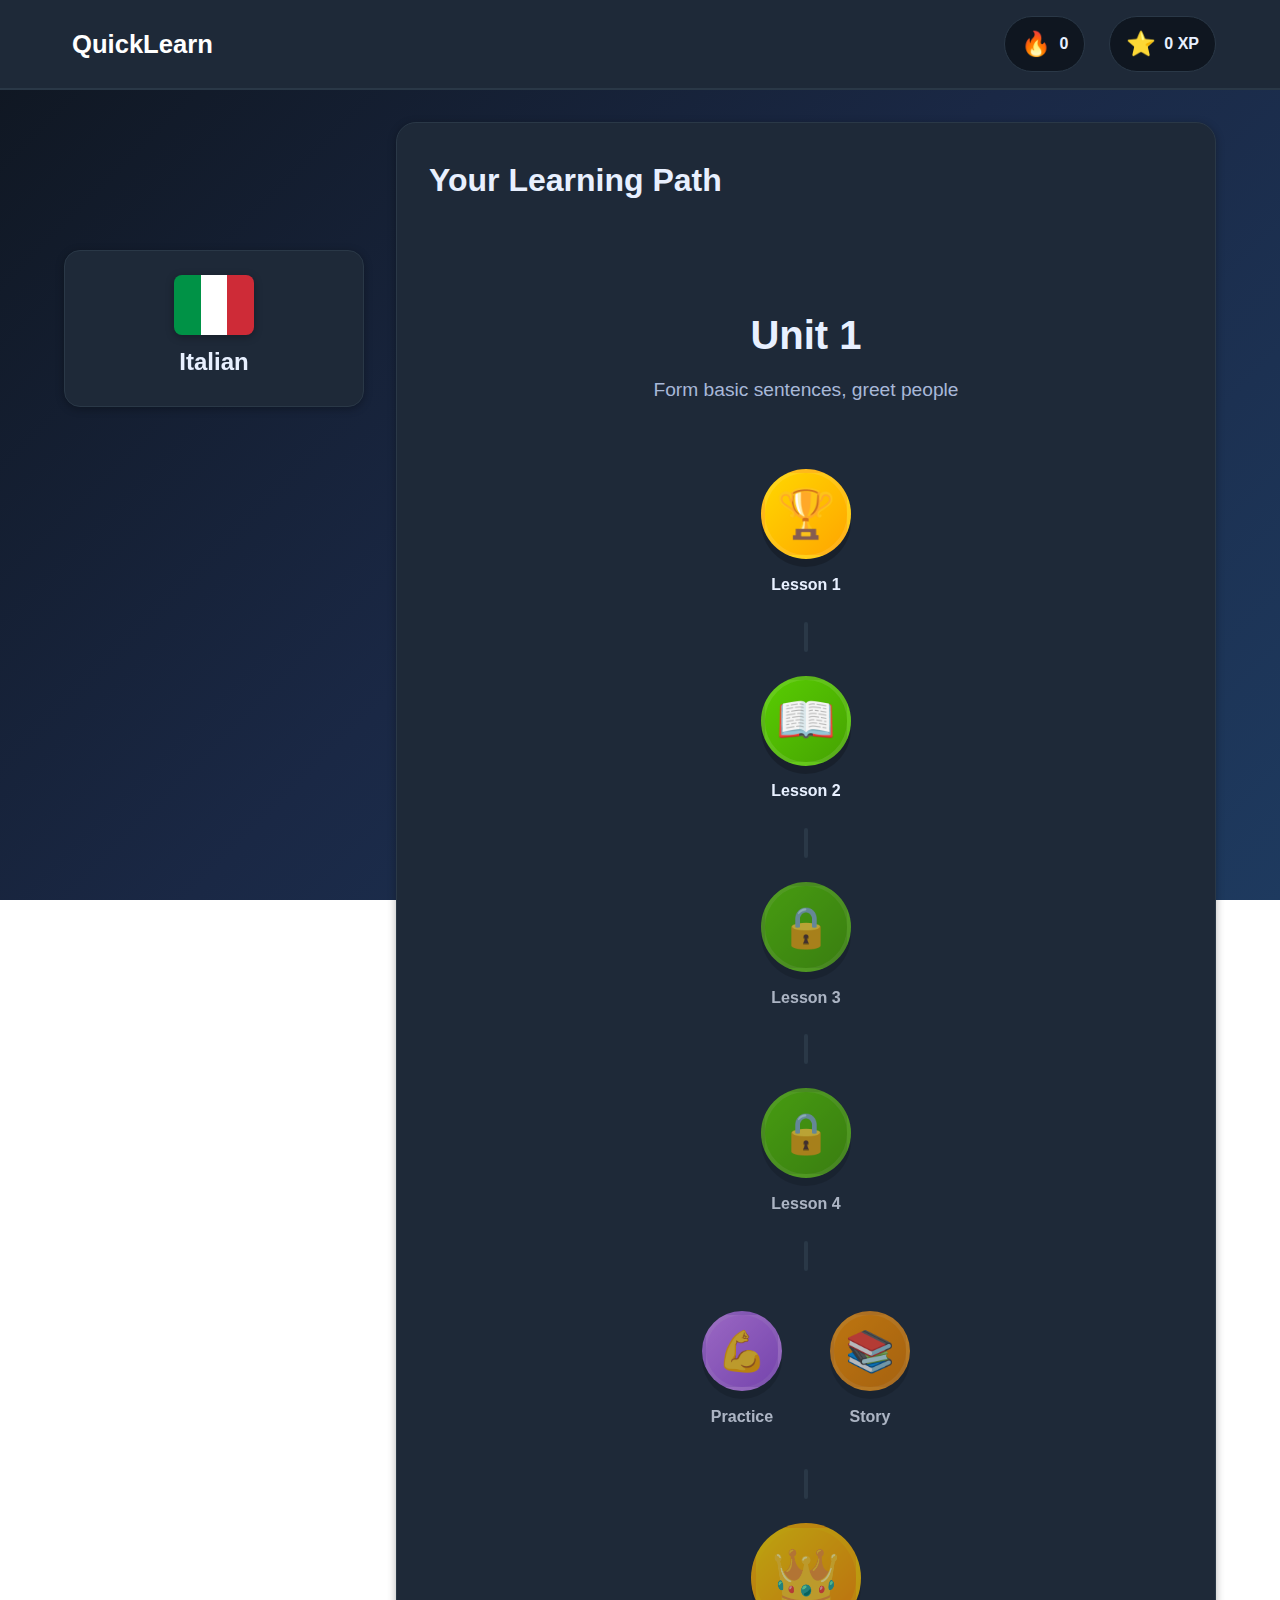
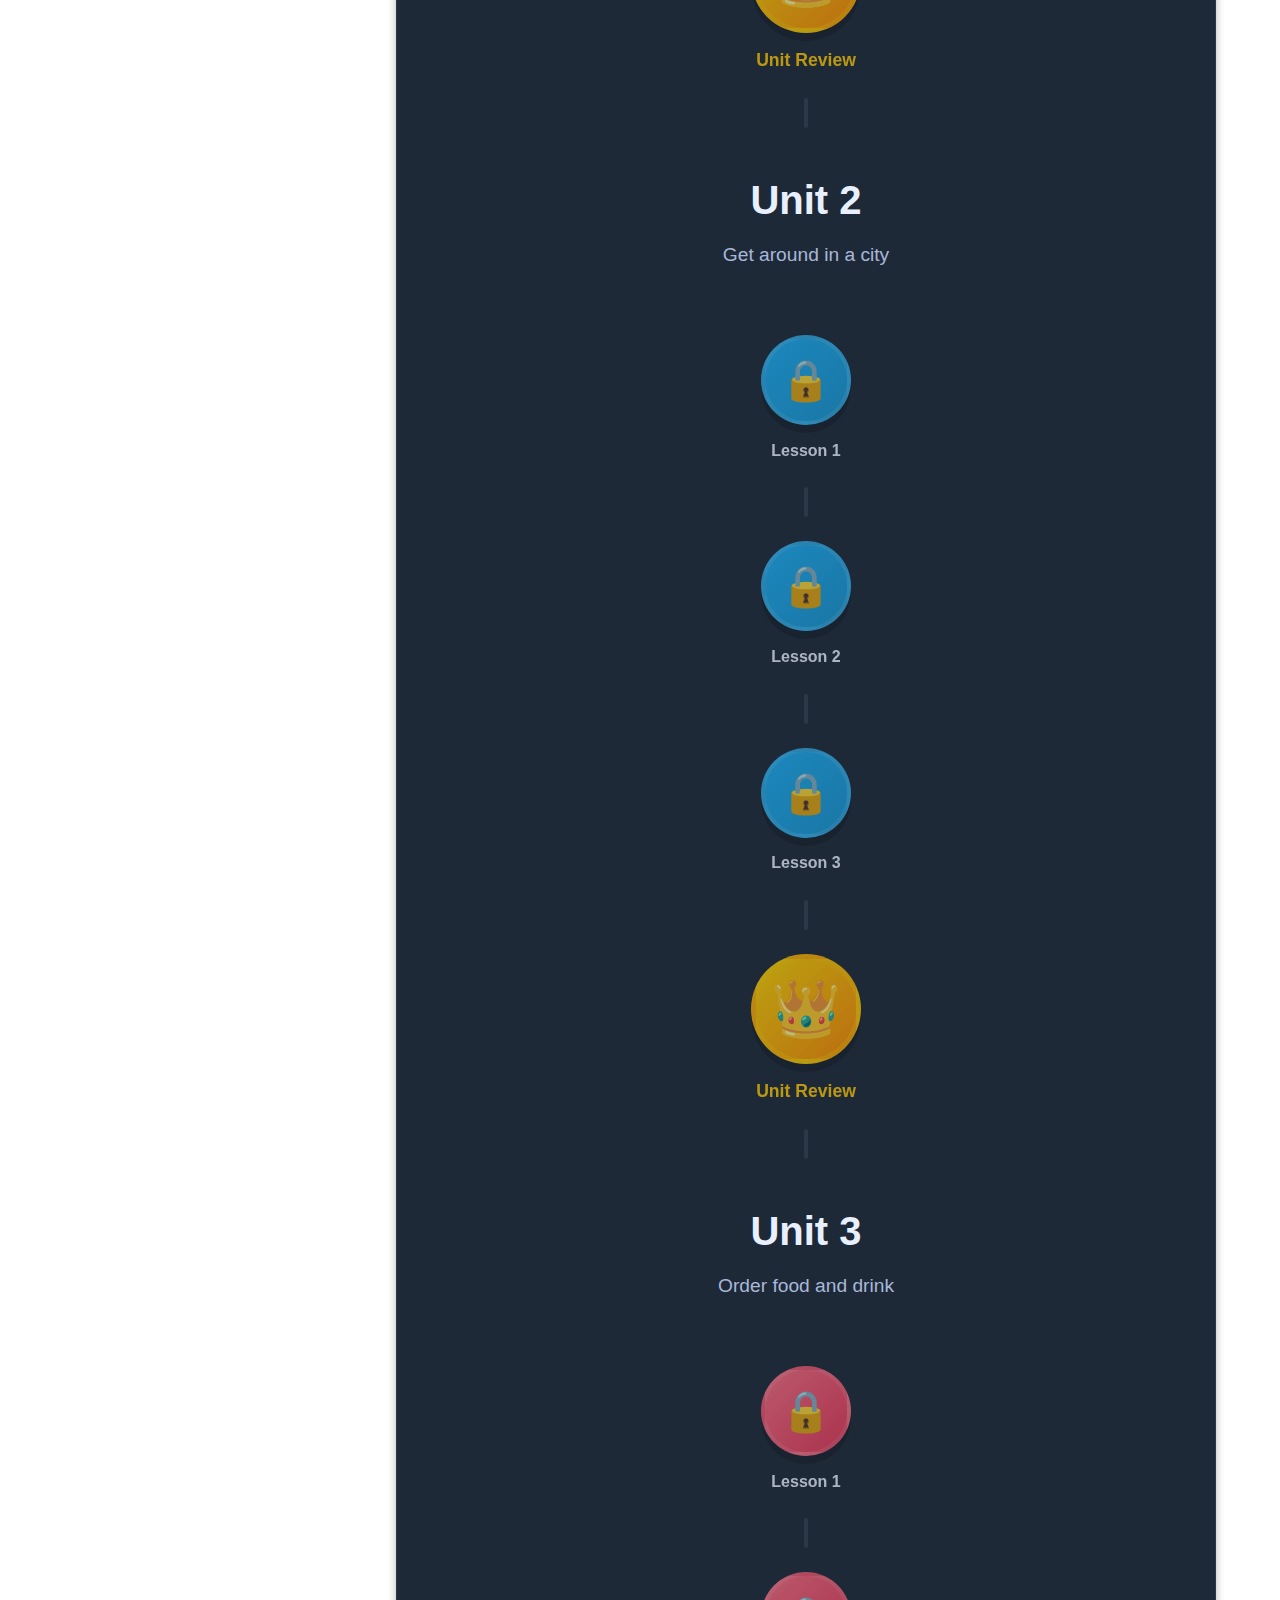
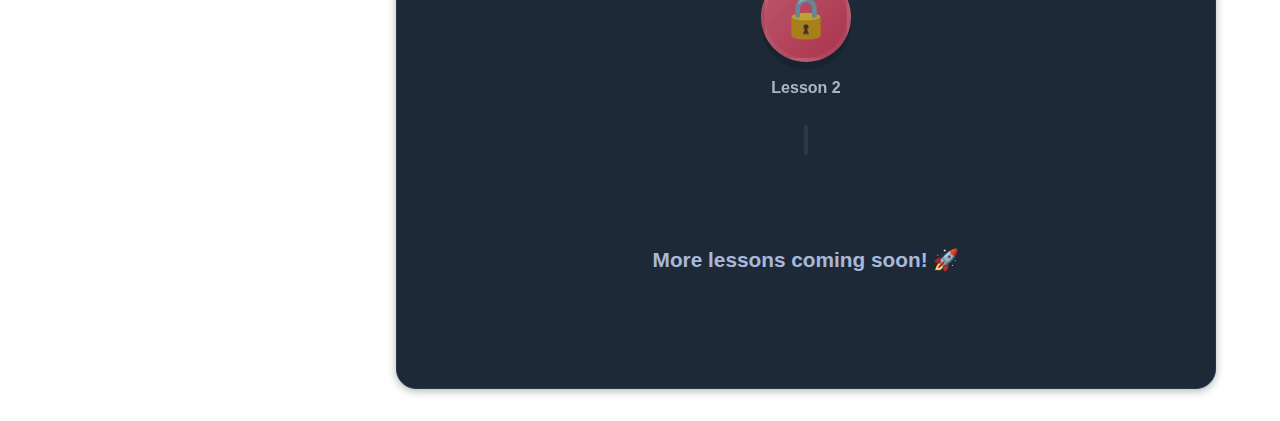
<file: modules.html>
<!DOCTYPE html>
<html lang="en">
<head>
    <meta charset="UTF-8">
    <meta name="viewport" content="width=device-width, initial-scale=1.0">
    <title>Learn Italian - QuickLearn</title>
    <link rel="stylesheet" href="styles.css">
</head>
<body>
    <header>
        <nav class="navbar">
            <div class="logo">
                <span class="logo-icon">
                    <i class="fa-solid fa-earth-europe"></i>
                    <i class="fa-solid fa-heart italy-heart-nav"></i>
                </span>
                <span class="logo-text">QuickLearn</span>
            </div>
            <div class="nav-right">
                <div class="streak-counter">
                    <span class="fire-icon">🔥</span>
                    <span class="streak-number">0</span>
                </div>
                <div class="xp-counter">
                    <span class="star-icon">⭐</span>
                    <span class="xp-number">0 XP</span>
                </div>
            </div>
        </nav>
    </header>

    <main class="modules-page">
        <div class="learning-container">
            <div class="sidebar">
                <div class="language-header">
                    <div class="flag">
                        <div class="italy-flag">
                            <div class="flag-stripe green"></div>
                            <div class="flag-stripe white"></div>
                            <div class="flag-stripe red"></div>
                        </div>
                    </div>
                    <h2>Italian</h2>
                </div>
            </div>

            <div class="learning-path">
                <h1>Your Learning Path</h1>
                
                <div class="path-container">
                    <!-- Unit 1 -->
                    <div class="unit-header">
                        <h3>Unit 1</h3>
                        <p>Form basic sentences, greet people</p>
                    </div>

                    <div class="lesson-node unlocked completed">
                        <div class="node-circle level-1">
                            <span class="node-icon">🏆</span>
                        </div>
                        <div class="node-label">Lesson 1</div>
                    </div>

                    <div class="path-connector"></div>

                    <div class="lesson-node unlocked current">
                        <div class="node-circle level-1">
                            <span class="node-icon">📖</span>
                        </div>
                        <div class="node-label">Lesson 2</div>
                    </div>

                    <div class="path-connector"></div>

                    <div class="lesson-node locked">
                        <div class="node-circle level-1">
                            <span class="lock-icon">🔒</span>
                        </div>
                        <div class="node-label">Lesson 3</div>
                    </div>

                    <div class="path-connector"></div>

                    <div class="lesson-node locked">
                        <div class="node-circle level-1">
                            <span class="lock-icon">🔒</span>
                        </div>
                        <div class="node-label">Lesson 4</div>
                    </div>

                    <div class="path-connector"></div>

                    <!-- Practice/Story nodes in a row -->
                    <div class="special-nodes-row">
                        <div class="lesson-node locked special-node">
                            <div class="node-circle practice">
                                <span class="node-icon">💪</span>
                            </div>
                            <div class="node-label">Practice</div>
                        </div>

                        <div class="lesson-node locked special-node">
                            <div class="node-circle story">
                                <span class="node-icon">📚</span>
                            </div>
                            <div class="node-label">Story</div>
                        </div>
                    </div>

                    <div class="path-connector"></div>

                    <div class="lesson-node locked checkpoint">
                        <div class="node-circle checkpoint-node">
                            <span class="node-icon">👑</span>
                        </div>
                        <div class="node-label">Unit Review</div>
                    </div>

                    <div class="path-connector"></div>

                    <!-- Unit 2 -->
                    <div class="unit-header">
                        <h3>Unit 2</h3>
                        <p>Get around in a city</p>
                    </div>

                    <div class="lesson-node locked">
                        <div class="node-circle level-2">
                            <span class="lock-icon">🔒</span>
                        </div>
                        <div class="node-label">Lesson 1</div>
                    </div>

                    <div class="path-connector"></div>

                    <div class="lesson-node locked">
                        <div class="node-circle level-2">
                            <span class="lock-icon">🔒</span>
                        </div>
                        <div class="node-label">Lesson 2</div>
                    </div>

                    <div class="path-connector"></div>

                    <div class="lesson-node locked">
                        <div class="node-circle level-2">
                            <span class="lock-icon">🔒</span>
                        </div>
                        <div class="node-label">Lesson 3</div>
                    </div>

                    <div class="path-connector"></div>

                    <div class="lesson-node locked checkpoint">
                        <div class="node-circle checkpoint-node">
                            <span class="node-icon">👑</span>
                        </div>
                        <div class="node-label">Unit Review</div>
                    </div>

                    <div class="path-connector"></div>

                    <!-- Unit 3 -->
                    <div class="unit-header">
                        <h3>Unit 3</h3>
                        <p>Order food and drink</p>
                    </div>

                    <div class="lesson-node locked">
                        <div class="node-circle level-3">
                            <span class="lock-icon">🔒</span>
                        </div>
                        <div class="node-label">Lesson 1</div>
                    </div>

                    <div class="path-connector"></div>

                    <div class="lesson-node locked">
                        <div class="node-circle level-3">
                            <span class="lock-icon">🔒</span>
                        </div>
                        <div class="node-label">Lesson 2</div>
                    </div>

                    <div class="path-connector"></div>

                    <div class="continue-learning">
                        <p>More lessons coming soon! 🚀</p>
                    </div>
                </div>
            </div>
        </div>

        <!-- Lesson Modal -->
        <div id="moduleModal" class="modal">
            <div class="modal-content lesson-modal">
                <span class="close" onclick="closeModule()">&times;</span>
                <div id="moduleContentArea">
                    <!-- No content yet - lessons coming soon -->
                </div>
            </div>
        </div>

        <!-- Celebration Modal -->
        <div id="celebrationModal" class="modal celebration-modal">
            <div class="celebration-content">
                <div class="celebration-animation">🎉</div>
                <h2>Lesson Complete!</h2>
                <div class="xp-earned">
                    <span class="star-big">⭐</span>
                    <span class="xp-text">+10 XP</span>
                </div>
                <button class="continue-btn" onclick="closeCelebration()">CONTINUE</button>
            </div>
        </div>
    </main>

    <script src="script.js"></script>
</body>
</html>
</file>
<file: styles.css>
/* Reset and Base Styles */
* {
    margin: 0;
    padding: 0;
    box-sizing: border-box;
}

:root {
    /* Night Dark/Light Blue Color Palette */
    --primary-green: #58CC02;
    --dark-green: #46A302;
    --light-green: #89E219;
    --secondary-blue: #1CB0F6;
    --dark-blue: #1899D6;
    --accent-yellow: #FFC800;
    --accent-red: #FF4B4B;
    --accent-pink: #FF6E83;
    --text-dark: #E8F0FF;
    --text-gray: #A8B8D8;
    --bg-gray: #1A2332;
    --bg-dark: #0F1620;
    --white: #ffffff;
    --card-bg: #1E2938;
    --border-gray: #2A3847;
    --shadow: rgba(0, 0, 0, 0.3);
}

body {
    font-family: 'Segoe UI', -apple-system, BlinkMacSystemFont, sans-serif;
    color: var(--text-dark);
    background: linear-gradient(135deg, #0F1620 0%, #1A2845 50%, #1E3A5F 100%);
    background-attachment: fixed;
    line-height: 1.6;
    min-height: 100vh;
}

/* Navigation */
header {
    background-color: var(--card-bg);
    border-bottom: 2px solid var(--border-gray);
    position: sticky;
    top: 0;
    z-index: 100;
}

.navbar {
    display: flex;
    justify-content: space-between;
    align-items: center;
    padding: 1rem 5%;
    max-width: 1400px;
    margin: 0 auto;
}

.logo {
    display: flex;
    align-items: center;
    gap: 0.5rem;
    font-size: 1.6rem;
    font-weight: 800;
    color: var(--white);
}

.logo-icon {
    font-size: 2.2rem;
    position: relative;
    display: inline-block;
}

.italy-heart-nav {
    position: absolute;
    font-size: 0.9rem;
    color: #ff4757;
    top: 48%;
    left: 58.7%;
    transform: translate(-50%, -50%);
    filter: drop-shadow(0 0 3px rgba(255, 71, 87, 0.8));
}

.nav-right {
    display: flex;
    gap: 1.5rem;
}

.streak-counter, .xp-counter {
    display: flex;
    align-items: center;
    gap: 0.5rem;
    padding: 0.5rem 1rem;
    background-color: var(--bg-dark);
    border-radius: 50px;
    font-weight: 700;
    border: 1px solid var(--border-gray);
}

.fire-icon, .star-icon {
    font-size: 1.5rem;
}

.streak-number, .xp-number {
    color: var(--text-dark);
}

/* Homepage Hero */
.hero {
    display: grid;
    grid-template-columns: 1fr 1fr;
    gap: 3rem;
    align-items: center;
    padding: 4rem 5%;
    max-width: 1400px;
    margin: 0 auto;
    background-color: transparent;
}

.mascot-container {
    display: flex;
    flex-direction: column;
    align-items: center;
    gap: 1.5rem;
}

.mascot {
    font-size: 16rem;
    position: relative;
    /* animation removed - no bouncing */
}

.italy-heart {
    position: absolute;
    font-size: 0.5rem;
    color: #ff4757;
    top: 48%;
    left: 57.9%;
    transform: translate(-50%, -50%);
    filter: drop-shadow(0 0 3px rgba(255, 71, 87, 0.6));
}

@keyframes bounce {
    0%, 100% { transform: translateY(0); }
    50% { transform: translateY(-20px); }
}

.speech-bubble {
    background-color: var(--primary-green);
    color: var(--white);
    padding: 1rem 1.5rem;
    border-radius: 20px;
    position: relative;
    font-weight: 600;
    font-size: 1.1rem;
}

.speech-bubble::before {
    content: '';
    position: absolute;
    top: -10px;
    left: 50%;
    transform: translateX(-50%);
    width: 0;
    height: 0;
    border-left: 10px solid transparent;
    border-right: 10px solid transparent;
    border-bottom: 10px solid var(--primary-green);
}

.hero-content {
    text-align: center;
}

.hero-content h1 {
    font-size: 3.5rem;
    color: var(--text-dark);
    margin-bottom: 1rem;
    font-weight: 800;
}

.hero-content > p {
    font-size: 1.5rem;
    color: var(--text-gray);
    margin-bottom: 2rem;
}

.subtext {
    font-size: 1rem !important;
    margin-top: 1rem !important;
    color: var(--text-gray) !important;
}

/* Buttons */
.cta-button, .big-cta-button {
    display: inline-block;
    padding: 1rem 2.5rem;
    border-radius: 16px;
    font-size: 1.1rem;
    font-weight: 800;
    text-decoration: none;
    text-transform: uppercase;
    transition: all 0.2s ease;
    border: none;
    cursor: pointer;
    box-shadow: 0 4px 0 var(--dark-green);
}

.cta-button {
    background-color: var(--primary-green);
    color: var(--white);
}

.cta-button:hover {
    background-color: var(--light-green);
    transform: translateY(-2px);
    box-shadow: 0 6px 0 var(--dark-green);
}

.cta-button:active {
    transform: translateY(2px);
    box-shadow: 0 2px 0 var(--dark-green);
}

.big-cta-button {
    background-color: var(--secondary-blue);
    color: var(--white);
    padding: 1.2rem 3rem;
    font-size: 1.2rem;
    box-shadow: 0 4px 0 var(--dark-blue);
}

.big-cta-button:hover {
    background-color: var(--secondary-blue);
    filter: brightness(1.1);
    transform: translateY(-2px);
    box-shadow: 0 6px 0 var(--dark-blue);
}

/* Stats Banner */
.stats-banner {
    display: flex;
    justify-content: center;
    gap: 4rem;
    padding: 3rem 5%;
    background-color: transparent;
    max-width: 1400px;
    margin: 0 auto;
}

.stat-item {
    display: flex;
    align-items: center;
    gap: 1rem;
}

.stat-icon {
    font-size: 3rem;
}

.stat-number {
    font-size: 2rem;
    font-weight: 800;
    color: var(--text-dark);
}

.stat-label {
    font-size: 0.9rem;
    color: var(--text-gray);
}

/* Why QuickLearn Section */
.why-quicklearn {
    padding: 4rem 5%;
    max-width: 1400px;
    margin: 0 auto;
    background-color: transparent;
}

.why-quicklearn h2 {
    text-align: center;
    font-size: 2.5rem;
    font-weight: 800;
    color: var(--text-dark);
    margin-bottom: 3rem;
}

.features-grid {
    display: grid;
    grid-template-columns: repeat(auto-fit, minmax(250px, 1fr));
    gap: 2rem;
}

.feature-card {
    text-align: center;
    padding: 2rem;
    border-radius: 20px;
    background-color: var(--card-bg);
    border: 1px solid var(--border-gray);
    transition: transform 0.3s ease;
}

.feature-card:hover {
    transform: scale(1.05);
}

.feature-icon {
    font-size: 4rem;
    margin-bottom: 1rem;
}

.feature-card h3 {
    font-size: 1.4rem;
    font-weight: 700;
    color: var(--text-dark);
    margin-bottom: 0.5rem;
}

.feature-card p {
    color: var(--text-gray);
    line-height: 1.5;
}

/* CTA Section */
.cta-section {
    text-align: center;
    padding: 4rem 5%;
    background: linear-gradient(135deg, var(--primary-green) 0%, var(--secondary-blue) 100%);
    color: var(--white);
}

.cta-mascot {
    font-size: 6rem;
    margin-bottom: 1rem;
}

.cta-section h2 {
    font-size: 2.5rem;
    font-weight: 800;
    margin-bottom: 0.5rem;
}

.cta-section p {
    font-size: 1.3rem;
    margin-bottom: 2rem;
}

/* Footer */
footer {
    background-color: var(--bg-dark);
    color: var(--text-dark);
    text-align: center;
    padding: 2rem;
    border-top: 1px solid var(--border-gray);
}

/* Learning Path Page */
.modules-page {
    min-height: calc(100vh - 80px);
    background-color: transparent;
}

.learning-container {
    display: grid;
    grid-template-columns: 300px 1fr;
    gap: 2rem;
    max-width: 1400px;
    margin: 0 auto;
    padding: 2rem 5%;
}

/* Sidebar */
.sidebar {
    position: sticky;
    top: 100px;
    height: fit-content;
}

.language-header {
    background-color: var(--card-bg);
    padding: 1.5rem;
    border-radius: 16px;
    text-align: center;
    margin-top: 8rem;
    margin-bottom: 1rem;
    box-shadow: 0 2px 8px var(--shadow);
    border: 1px solid var(--border-gray);
}

.flag {
    font-size: 4rem;
    margin-bottom: 0.5rem;
}

.italy-flag {
    display: flex;
    width: 80px;
    height: 60px;
    border-radius: 8px;
    overflow: hidden;
    box-shadow: 0 2px 8px rgba(0, 0, 0, 0.3);
    margin: 0 auto;
}

.flag-stripe {
    flex: 1;
}

.flag-stripe.green {
    background-color: #009246;
}

.flag-stripe.white {
    background-color: #ffffff;
}

.flag-stripe.red {
    background-color: #ce2b37;
}

.language-header h2 {
    font-size: 1.5rem;
    font-weight: 800;
    color: var(--text-dark);
}

.progress-card {
    background-color: var(--card-bg);
    padding: 1.5rem;
    border-radius: 16px;
    box-shadow: 0 2px 8px var(--shadow);
    border: 1px solid var(--border-gray);
}

.progress-header {
    display: flex;
    justify-content: space-between;
    margin-bottom: 0.8rem;
    font-weight: 700;
    color: var(--text-dark);
}

.progress-percent {
    color: var(--primary-green);
}

.progress-bar {
    width: 100%;
    height: 12px;
    background-color: var(--border-gray);
    border-radius: 10px;
    overflow: hidden;
    margin-bottom: 0.5rem;
}

.progress-fill {
    height: 100%;
    background-color: var(--primary-green);
    border-radius: 10px;
    transition: width 0.5s ease;
}

.progress-text {
    font-size: 0.9rem;
    color: var(--text-gray);
}

/* Learning Path */
.learning-path {
    background-color: var(--card-bg);
    padding: 2rem;
    border-radius: 20px;
    box-shadow: 0 2px 8px var(--shadow);
    border: 1px solid var(--border-gray);
}

.learning-path h1 {
    font-size: 2rem;
    font-weight: 800;
    color: var(--text-dark);
    margin-bottom: 2rem;
}

.path-container {
    display: flex;
    flex-direction: column;
    align-items: center;
    gap: 0;
    padding: 2rem 0;
}

/* Unit Headers */
.unit-header {
    text-align: center;
    padding: 2rem 1rem 3rem;
    width: 100%;
    max-width: 400px;
}

.unit-header h3 {
    font-size: 2.5rem;
    font-weight: 800;
    color: var(--text-dark);
    margin-bottom: 0.5rem;
}

.unit-header p {
    font-size: 1.2rem;
    color: var(--text-gray);
}

/* Lesson Nodes */
.lesson-node {
    display: flex;
    flex-direction: column;
    align-items: center;
    gap: 0.8rem;
    cursor: pointer;
    transition: transform 0.2s ease;
    position: relative;
    margin: 1rem 0;
}

.lesson-node.unlocked:hover {
    transform: scale(1.1);
}

.lesson-node.locked {
    cursor: not-allowed;
    opacity: 0.7;
}

.node-circle {
    width: 90px;
    height: 90px;
    border-radius: 50%;
    display: flex;
    align-items: center;
    justify-content: center;
    position: relative;
    box-shadow: 0 8px 0 rgba(0, 0, 0, 0.2);
    transition: all 0.2s ease;
    border: 4px solid rgba(255, 255, 255, 0.1);
}

.lesson-node.unlocked .node-circle:hover {
    transform: translateY(-4px);
    box-shadow: 0 12px 0 rgba(0, 0, 0, 0.2);
}

.lesson-node.unlocked .node-circle:active {
    transform: translateY(2px);
    box-shadow: 0 4px 0 rgba(0, 0, 0, 0.2);
}

.lesson-node.completed .node-circle {
    background: linear-gradient(135deg, #FFD700 0%, #FFA500 100%);
}

/* Different level colors */
.node-circle.level-1 {
    background: linear-gradient(135deg, var(--primary-green) 0%, var(--dark-green) 100%);
}

.node-circle.level-2 {
    background: linear-gradient(135deg, var(--secondary-blue) 0%, var(--dark-blue) 100%);
}

.node-circle.level-3 {
    background: linear-gradient(135deg, var(--accent-pink) 0%, #E63757 100%);
}

.node-circle.practice {
    background: linear-gradient(135deg, #CE82FF 0%, #9B51E0 100%);
}

.node-circle.story {
    background: linear-gradient(135deg, #FF9600 0%, #E07B00 100%);
}

.node-circle.checkpoint-node {
    background: linear-gradient(135deg, #FFD700 0%, #FF8C00 100%);
    width: 110px;
    height: 110px;
    border: 5px solid rgba(255, 215, 0, 0.3);
}

.lesson-node.checkpoint .node-label {
    font-size: 1.1rem;
    font-weight: 800;
    color: var(--accent-yellow);
}

.node-icon {
    font-size: 3rem;
}

.checkpoint-node .node-icon {
    font-size: 3.5rem;
}

.lock-icon {
    font-size: 2.5rem;
}

.node-label {
    font-weight: 700;
    color: var(--text-dark);
    font-size: 1rem;
}

/* Progress Circle for current lesson */
.node-progress {
    position: absolute;
    top: -5px;
    left: 50%;
    transform: translateX(-50%);
}

.progress-circle {
    width: 60px;
    height: 60px;
}

.progress-circle svg {
    transform: scale(1.05);
}

/* Special Nodes Row */
.special-nodes-row {
    display: flex;
    gap: 3rem;
    margin: 1rem 0;
}

.special-node .node-circle {
    width: 80px;
    height: 80px;
}

.special-node .node-icon {
    font-size: 2.5rem;
}

/* Path Connector */
.path-connector {
    width: 4px;
    height: 30px;
    background-color: var(--border-gray);
    border-radius: 2px;
    margin: 0.5rem 0;
}

/* Continue Learning */
.continue-learning {
    text-align: center;
    padding: 3rem 2rem;
    margin-top: 2rem;
}

.continue-learning p {
    font-size: 1.3rem;
    font-weight: 700;
    color: var(--text-gray);
}

/* Empty State */
.empty-state {
    text-align: center;
    padding: 4rem 2rem;
    color: var(--text-dark);
}

.empty-icon {
    font-size: 8rem;
    margin-bottom: 1.5rem;
    /* animation removed - no bouncing */
}

.empty-state h2 {
    font-size: 2rem;
    font-weight: 700;
    margin-bottom: 1rem;
    color: var(--text-dark);
}

.empty-state p {
    font-size: 1.2rem;
    color: var(--text-gray);
}

/* Trophy End */
.path-end {
    text-align: center;
    margin-top: 2rem;
    padding: 2rem;
    background: linear-gradient(135deg, var(--accent-yellow) 0%, var(--primary-green) 100%);
    border-radius: 20px;
    color: var(--white);
}

.trophy-icon {
    font-size: 5rem;
    margin-bottom: 0.5rem;
}

.path-end p {
    font-size: 1.2rem;
    font-weight: 700;
}

/* Modal Styles */
.modal {
    display: none;
    position: fixed;
    z-index: 1000;
    left: 0;
    top: 0;
    width: 100%;
    height: 100%;
    background-color: rgba(0, 0, 0, 0.5);
    backdrop-filter: blur(4px);
}

.modal-content {
    background-color: var(--card-bg);
    margin: 3% auto;
    padding: 0;
    border-radius: 20px;
    width: 90%;
    max-width: 800px;
    max-height: 85vh;
    overflow: hidden;
    box-shadow: 0 10px 40px rgba(0, 0, 0, 0.5);
    animation: slideIn 0.3s ease;
    border: 1px solid var(--border-gray);
}

.lesson-modal {
    display: flex;
    flex-direction: column;
}

@keyframes slideIn {
    from {
        opacity: 0;
        transform: translateY(-50px);
    }
    to {
        opacity: 1;
        transform: translateY(0);
    }
}

.close {
    color: var(--text-gray);
    float: right;
    font-size: 2rem;
    font-weight: bold;
    cursor: pointer;
    transition: color 0.3s;
    padding: 1rem;
}

.close:hover {
    color: var(--text-dark);
}

#moduleContentArea {
    padding: 2rem;
    overflow-y: auto;
    max-height: calc(85vh - 150px);
}

.lesson-content h2 {
    color: var(--text-dark);
    margin-bottom: 1rem;
    font-size: 2rem;
    font-weight: 800;
}

.lesson-content h3 {
    color: var(--primary-green);
    margin-top: 2rem;
    margin-bottom: 1rem;
    font-weight: 700;
}

.vocab-list,
.phrase-list {
    display: grid;
    gap: 1rem;
    margin: 1.5rem 0;
}

.vocab-item,
.phrase-item {
    background-color: var(--bg-dark);
    padding: 1.2rem;
    border-radius: 12px;
    border-left: 5px solid var(--primary-green);
    border: 1px solid var(--border-gray);
    border-left: 5px solid var(--primary-green);
}

.vocab-item strong,
.phrase-item strong {
    color: var(--text-dark);
    font-size: 1.2rem;
    font-weight: 700;
}

.vocab-item em,
.phrase-item em {
    color: var(--text-gray);
    display: block;
    margin-top: 0.3rem;
    font-style: normal;
}

/* Lesson Footer */
.lesson-footer {
    padding: 1.5rem 2rem;
    border-top: 2px solid var(--border-gray);
    background-color: var(--card-bg);
}

.complete-lesson-btn {
    width: 100%;
    padding: 1rem;
    background-color: var(--primary-green);
    color: var(--white);
    border: none;
    border-radius: 12px;
    font-size: 1.1rem;
    font-weight: 800;
    cursor: pointer;
    display: flex;
    justify-content: center;
    align-items: center;
    gap: 1rem;
    box-shadow: 0 4px 0 var(--dark-green);
    transition: all 0.2s ease;
}

.complete-lesson-btn:hover {
    background-color: var(--light-green);
    transform: translateY(-2px);
    box-shadow: 0 6px 0 var(--dark-green);
}

.complete-lesson-btn:active {
    transform: translateY(2px);
    box-shadow: 0 2px 0 var(--dark-green);
}

.xp-badge {
    background-color: var(--accent-yellow);
    color: var(--text-dark);
    padding: 0.3rem 0.8rem;
    border-radius: 20px;
    font-size: 0.9rem;
}

/* Celebration Modal */
.celebration-modal .modal-content {
    background: linear-gradient(135deg, var(--primary-green) 0%, var(--secondary-blue) 100%);
    max-width: 400px;
}

.celebration-content {
    text-align: center;
    padding: 3rem 2rem;
    color: var(--white);
}

.celebration-animation {
    font-size: 6rem;
    animation: celebrate 0.5s ease-in-out;
}

@keyframes celebrate {
    0%, 100% { transform: scale(1) rotate(0deg); }
    25% { transform: scale(1.2) rotate(-10deg); }
    50% { transform: scale(1.3) rotate(10deg); }
    75% { transform: scale(1.2) rotate(-5deg); }
}

.celebration-content h2 {
    font-size: 2.5rem;
    font-weight: 800;
    margin: 1rem 0;
}

.xp-earned {
    display: flex;
    align-items: center;
    justify-content: center;
    gap: 1rem;
    margin: 2rem 0;
    font-size: 2rem;
    font-weight: 800;
}

.star-big {
    font-size: 4rem;
}

.continue-btn {
    background-color: var(--white);
    color: var(--primary-green);
    border: none;
    padding: 1rem 3rem;
    border-radius: 12px;
    font-size: 1.2rem;
    font-weight: 800;
    cursor: pointer;
    box-shadow: 0 4px 0 rgba(0, 0, 0, 0.1);
    transition: all 0.2s ease;
}

.continue-btn:hover {
    transform: translateY(-2px);
    box-shadow: 0 6px 0 rgba(0, 0, 0, 0.1);
}

.continue-btn:active {
    transform: translateY(2px);
    box-shadow: 0 2px 0 rgba(0, 0, 0, 0.1);
}

/* Quiz Styles */
.quiz-container {
    margin-top: 2rem;
    padding: 2rem;
    background-color: var(--bg-dark);
    border-radius: 16px;
    border: 1px solid var(--border-gray);
}

.quiz-question {
    margin-bottom: 2rem;
}

.quiz-question p {
    font-size: 1.2rem;
    font-weight: 700;
    margin-bottom: 1rem;
    color: var(--text-dark);
}

.quiz-options {
    display: grid;
    gap: 1rem;
}

.quiz-option {
    background-color: var(--card-bg);
    padding: 1.2rem;
    border: 3px solid var(--border-gray);
    border-radius: 12px;
    cursor: pointer;
    transition: all 0.2s ease;
    font-weight: 600;
    color: var(--text-dark);
}

.quiz-option:hover {
    border-color: var(--secondary-blue);
    background-color: #F0FAFF;
}

.quiz-option.correct {
    background-color: #D7FFD8;
    border-color: var(--primary-green);
}

.quiz-option.incorrect {
    background-color: #FFD7D7;
    border-color: var(--accent-red);
}

.result-message {
    margin-top: 1rem;
    padding: 1rem;
    border-radius: 12px;
    text-align: center;
    font-weight: 700;
    font-size: 1.1rem;
}

.result-message.success {
    background-color: #D7FFD8;
    color: var(--dark-green);
}

.result-message.error {
    background-color: #FFD7D7;
    color: #C70000;
}

/* Responsive Design */
@media (max-width: 968px) {
    .learning-container {
        grid-template-columns: 1fr;
    }

    .sidebar {
        position: relative;
        top: 0;
    }
}

@media (max-width: 768px) {
    .hero {
        grid-template-columns: 1fr;
        text-align: center;
        padding: 2rem 5%;
    }

    .mascot {
        font-size: 10rem;
    }

    .hero-content h1 {
        font-size: 2.5rem;
    }

    .stats-banner {
        flex-direction: column;
        gap: 2rem;
    }

    .features-grid {
        grid-template-columns: 1fr;
    }

    .modal-content {
        width: 95%;
        margin: 10% auto;
    }

    .nav-right {
        gap: 0.5rem;
    }

    .streak-counter, .xp-counter {
        padding: 0.4rem 0.8rem;
        font-size: 0.9rem;
    }
}
</file>
